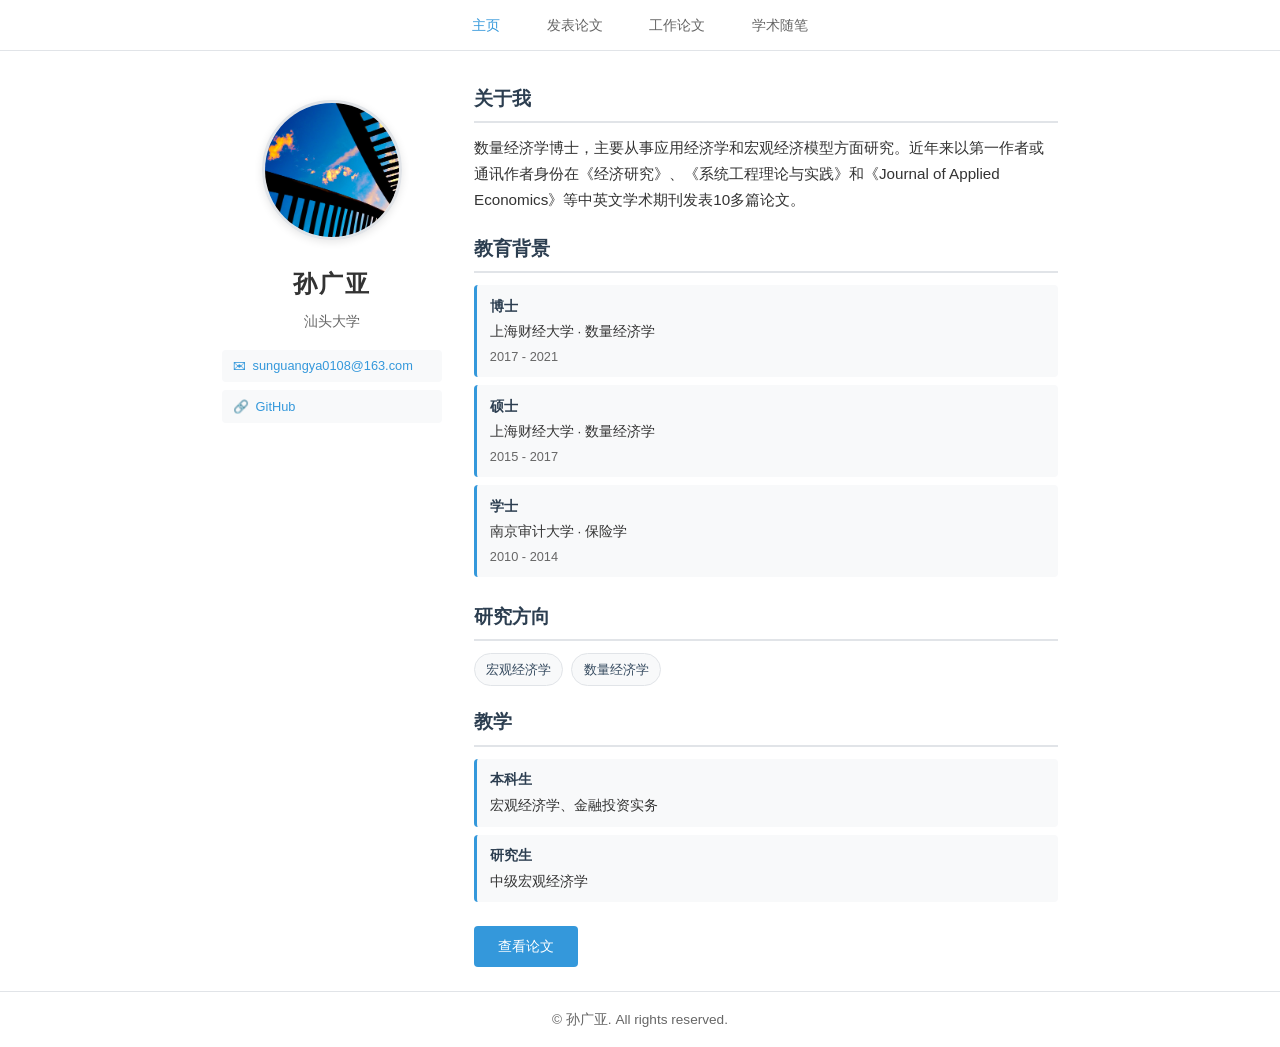
<file: index.html>
<!doctype html>
<html lang="zh-CN">
    <head>
        <meta charset="UTF-8" />
        <meta name="viewport" content="width=device-width, initial-scale=1.0" />
        <title>孙广亚 | 个人主页</title>
        <link rel="stylesheet" href="styles.css" />
    </head>
    <body>
        <header class="site-header">
            <nav class="nav">
                <a href="index.html" class="nav-link active">主页</a>
                <a href="publications.html" class="nav-link">发表论文</a>
                <a href="working-papers.html" class="nav-link">工作论文</a>
                <a href="essays.html" class="nav-link">学术随笔</a>
            </nav>
        </header>

        <main class="main-content">
            <div class="profile-card">
                <div class="profile-left">
                    <div class="photo-container">
                        <img
                            src="images/photo.jpg"
                            alt="个人照片"
                            class="profile-photo"
                        />
                    </div>
                    <div class="profile-name">
                        <h1>孙广亚</h1>
                        <p class="title">汕头大学</p>
                    </div>
                    <div class="contact-info">
                        <a
                            href="mailto:sunguangya0108@163.com"
                            class="contact-item"
                        >
                            <span>✉</span> sunguangya0108@163.com
                        </a>
                        <a
                            href="https://github.com/sun0720"
                            class="contact-item"
                            target="_blank"
                        >
                            <span>🔗</span> GitHub
                        </a>
                    </div>
                </div>

                <div class="profile-right">
                    <section class="intro-section">
                        <h2>关于我</h2>
                        <p>
                            数量经济学博士，主要从事应用经济学和宏观经济模型方面研究。近年来以第一作者或通讯作者身份在《经济研究》、《系统工程理论与实践》和《Journal
                            of Applied
                            Economics》等中英文学术期刊发表10多篇论文。
                        </p>
                    </section>

                    <section class="edu-section">
                        <h2>教育背景</h2>
                        <div class="edu-list">
                            <div class="edu-item">
                                <span class="degree">博士</span>
                                <span class="school"
                                    >上海财经大学 · 数量经济学</span
                                >
                                <span class="time">2017 - 2021</span>
                            </div>
                            <div class="edu-item">
                                <span class="degree">硕士</span>
                                <span class="school"
                                    >上海财经大学 · 数量经济学</span
                                >
                                <span class="time">2015 - 2017</span>
                            </div>
                            <div class="edu-item">
                                <span class="degree">学士</span>
                                <span class="school"
                                    >南京审计大学 · 保险学</span
                                >
                                <span class="time">2010 - 2014</span>
                            </div>
                        </div>
                    </section>

                    <section class="research-section">
                        <h2>研究方向</h2>
                        <div class="research-tags">
                            <span class="tag">宏观经济学</span>
                            <span class="tag">数量经济学</span>
                        </div>
                    </section>

                    <section class="research-section">
                        <h2>教学</h2>
                        <div class="edu-list">
                            <div class="edu-item">
                                <span class="degree">本科生</span>
                                <span class="school"
                                    >宏观经济学、金融投资实务</span
                                >
                            </div>
                            <div class="edu-item">
                                <span class="degree">研究生</span>
                                <span class="school">中级宏观经济学</span>
                            </div>
                        </div>
                    </section>

                    <div class="quick-links">
                        <a href="publications.html" class="btn">查看论文</a>
                    </div>
                </div>
            </div>
        </main>

        <footer class="site-footer">
            <p>&copy; 孙广亚. All rights reserved.</p>
        </footer>
    </body>
</html>
</file>
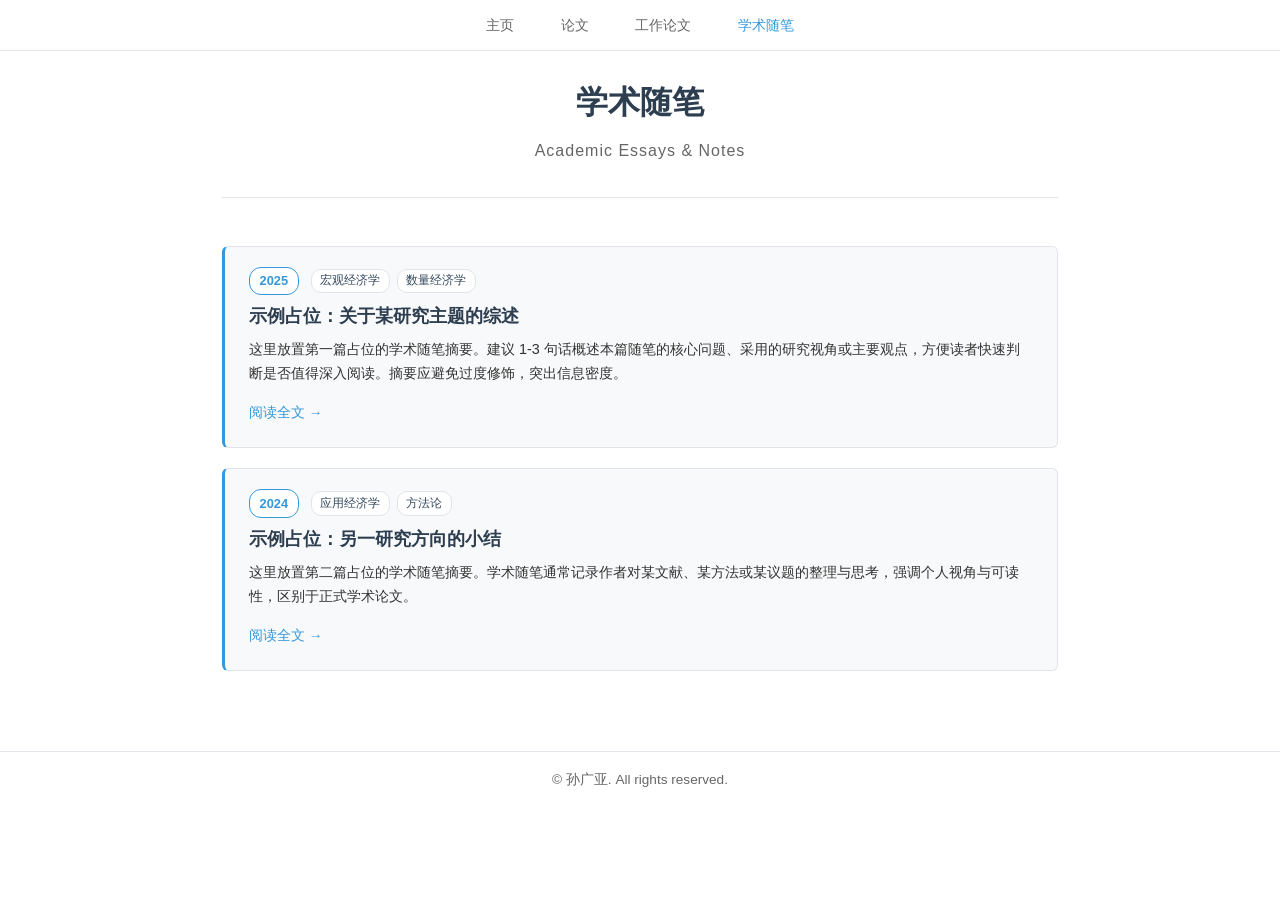
<file: essays.html>
<!doctype html>
<html lang="zh-CN">
    <head>
        <meta charset="UTF-8" />
        <meta name="viewport" content="width=device-width, initial-scale=1.0" />
        <title>学术随笔 | 孙广亚</title>
        <link rel="stylesheet" href="styles.css" />
    </head>
    <body>
        <header class="site-header">
            <nav class="nav">
                <a href="index.html" class="nav-link">主页</a>
                <a href="publications.html" class="nav-link">论文</a>
                <a href="working-papers.html" class="nav-link">工作论文</a>
                <a href="essays.html" class="nav-link active">学术随笔</a>
            </nav>
        </header>

        <main class="main-content">
            <section class="page-header">
                <h1>学术随笔</h1>
                <p class="subtitle">Academic Essays &amp; Notes</p>
            </section>

            <section class="essays-section">
                <article class="essay-card">
                    <div class="essay-meta">
                        <span class="essay-date">2025</span>
                        <div class="essay-tags">
                            <span class="essay-tag">宏观经济学</span>
                            <span class="essay-tag">数量经济学</span>
                        </div>
                    </div>
                    <h2 class="essay-title">示例占位：关于某研究主题的综述</h2>
                    <p class="essay-excerpt">
                        这里放置第一篇占位的学术随笔摘要。建议 1-3
                        句话概述本篇随笔的核心问题、采用的研究视角或主要观点，方便读者快速判断是否值得深入阅读。摘要应避免过度修饰，突出信息密度。
                    </p>
                    <a href="essays/sample-essay-1.html" class="essay-readmore"
                        >阅读全文 →</a
                    >
                </article>

                <article class="essay-card">
                    <div class="essay-meta">
                        <span class="essay-date">2024</span>
                        <div class="essay-tags">
                            <span class="essay-tag">应用经济学</span>
                            <span class="essay-tag">方法论</span>
                        </div>
                    </div>
                    <h2 class="essay-title">示例占位：另一研究方向的小结</h2>
                    <p class="essay-excerpt">
                        这里放置第二篇占位的学术随笔摘要。学术随笔通常记录作者对某文献、某方法或某议题的整理与思考，强调个人视角与可读性，区别于正式学术论文。
                    </p>
                    <a href="essays/sample-essay-2.html" class="essay-readmore"
                        >阅读全文 →</a
                    >
                </article>
            </section>
        </main>

        <footer class="site-footer">
            <p>&copy; 孙广亚. All rights reserved.</p>
        </footer>
    </body>
</html>
</file>
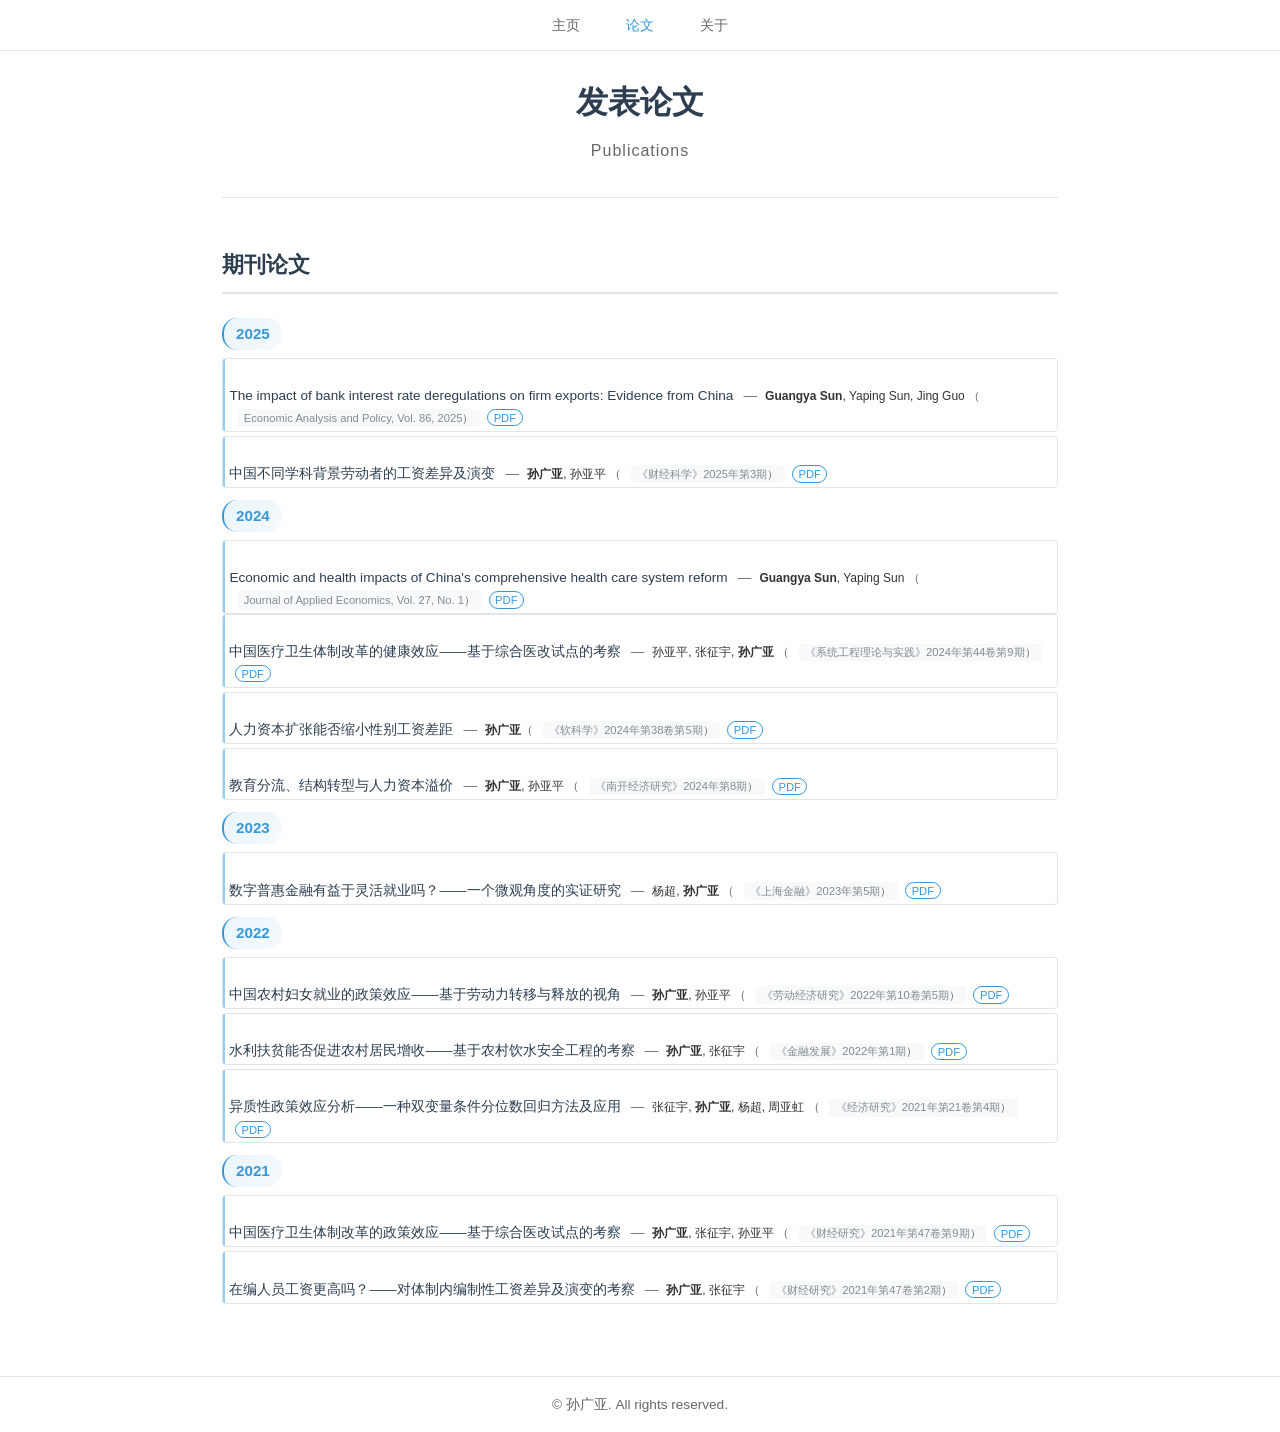
<file: papers.html>
<!doctype html>
<html lang="zh-CN">
    <head>
        <meta charset="UTF-8" />
        <meta name="viewport" content="width=device-width, initial-scale=1.0" />
        <title>论文 | 孙广亚</title>
        <link rel="stylesheet" href="styles.css" />
    </head>
    <body>
        <header class="site-header">
            <nav class="nav">
                <a href="index.html" class="nav-link">主页</a>
                <a href="papers.html" class="nav-link active">论文</a>
                <a href="about.html" class="nav-link">关于</a>
            </nav>
        </header>

        <main class="main-content">
            <section class="page-header">
                <h1>发表论文</h1>
                <p class="subtitle">Publications</p>
            </section>

            <section class="papers-section">
                <h2>期刊论文</h2>

                <!-- 2025 -->
                <div class="paper-year-group">
                    <div class="paper-year-header">2025</div>
                    <div class="paper-list">
                        <article class="paper-item">
                            <div class="paper-content">
                                <h3 class="paper-title">
                                    The impact of bank interest rate deregulations on firm exports: Evidence from China
                                </h3>
                                <p class="paper-authors">
                                    <strong>Guangya Sun</strong>, Yaping Sun, Jing Guo
                                </p>
                                <p class="paper-venue">Economic Analysis and Policy, Vol. 86, 2025</p>
                                <div class="paper-links">
                                    <a href="papers/The impact of bank interest rate deregulations on firm exports.pdf" class="paper-link" target="_blank">PDF</a>
                                </div>
                            </div>
                        </article>

                        <article class="paper-item">
                            <div class="paper-content">
                                <h3 class="paper-title">
                                    中国不同学科背景劳动者的工资差异及演变
                                </h3>
                                <p class="paper-authors">
                                    <strong>孙广亚</strong>, 孙亚平
                                </p>
                                <p class="paper-venue">《财经科学》2025年第3期</p>
                                <div class="paper-links">
                                    <a href="papers/中国不同学科背景劳动者的工资差异及演变.pdf" class="paper-link" target="_blank">PDF</a>
                                </div>
                            </div>
                        </article>
                    </div>
                </div>

                <!-- 2024 -->
                <div class="paper-year-group">
                    <div class="paper-year-header">2024</div>
                    <div class="paper-list">
                        <article class="paper-item">
                            <div class="paper-content">
                                <h3 class="paper-title">
                                    Economic and health impacts of China's comprehensive health care system reform
                                </h3>
                                <p class="paper-authors">
                                    <strong>Guangya Sun</strong>, Yaping Sun
                                </p>
                                <p class="paper-venue">Journal of Applied Economics, Vol. 27, No. 1</p>
                                <div class="paper-links">
                                    <a href="papers/Economic and health impacts of China s comprehensive health care system reform.pdf" class="paper-link" target="_blank">PDF</a>
                                </div>
                            </div>
                        </article>
                    </div>
                    <div class="paper-list">
                        <article class="paper-item">
                            <div class="paper-content">
                                <h3 class="paper-title">
                                    中国医疗卫生体制改革的健康效应——基于综合医改试点的考察
                                </h3>
                                <p class="paper-authors">
                                    孙亚平, 张征宇, <strong>孙广亚</strong>
                                </p>
                                <p class="paper-venue">《系统工程理论与实践》2024年第44卷第9期</p>
                                <div class="paper-links">
                                    <a href="papers/中国医疗卫生体制改革的健康...——基于综合医改试点的考察_孙亚平.pdf" class="paper-link" target="_blank">PDF</a>
                                </div>
                            </div>
                        </article>

                        <article class="paper-item">
                            <div class="paper-content">
                                <h3 class="paper-title">
                                    人力资本扩张能否缩小性别工资差距
                                </h3>
                                <p class="paper-authors"><strong>孙广亚</strong></p>
                                <p class="paper-venue">《软科学》2024年第38卷第5期</p>
                                <div class="paper-links">
                                    <a href="papers/人力资本扩张能否缩小性别工资差距_孙广亚.pdf" class="paper-link" target="_blank">PDF</a>
                                </div>
                            </div>
                        </article>

                        <article class="paper-item">
                            <div class="paper-content">
                                <h3 class="paper-title">
                                    教育分流、结构转型与人力资本溢价
                                </h3>
                                <p class="paper-authors">
                                    <strong>孙广亚</strong>, 孙亚平
                                </p>
                                <p class="paper-venue">《南开经济研究》2024年第8期</p>
                                <div class="paper-links">
                                    <a href="papers/教育分流、结构转型与人力资本溢价_孙广亚.pdf" class="paper-link" target="_blank">PDF</a>
                                </div>
                            </div>
                        </article>
                    </div>
                </div>

                <!-- 2023 -->
                <div class="paper-year-group">
                    <div class="paper-year-header">2023</div>
                    <div class="paper-list">
                        <article class="paper-item">
                            <div class="paper-content">
                                <h3 class="paper-title">
                                    数字普惠金融有益于灵活就业吗？——一个微观角度的实证研究
                                </h3>
                                <p class="paper-authors">
                                    杨超, <strong>孙广亚</strong>
                                </p>
                                <p class="paper-venue">《上海金融》2023年第5期</p>
                                <div class="paper-links">
                                    <a href="papers/数字普惠金融有益于灵活就业...——一个微观角度的实证研究_杨超.pdf" class="paper-link" target="_blank">PDF</a>
                                </div>
                            </div>
                        </article>
                    </div>
                </div>

                <!-- 2022 -->
                <div class="paper-year-group">
                    <div class="paper-year-header">2022</div>
                    <div class="paper-list">
                        <article class="paper-item">
                            <div class="paper-content">
                                <h3 class="paper-title">
                                    中国农村妇女就业的政策效应——基于劳动力转移与释放的视角
                                </h3>
                                <p class="paper-authors">
                                    <strong>孙广亚</strong>, 孙亚平
                                </p>
                                <p class="paper-venue">《劳动经济研究》2022年第10卷第5期</p>
                                <div class="paper-links">
                                    <a href="papers/中国农村妇女就业的政策效应...基于劳动力转移与释放的视角_孙广亚.pdf" class="paper-link" target="_blank">PDF</a>
                                </div>
                            </div>
                        </article>

                        <article class="paper-item">
                            <div class="paper-content">
                                <h3 class="paper-title">
                                    水利扶贫能否促进农村居民增收——基于农村饮水安全工程的考察
                                </h3>
                                <p class="paper-authors">
                                    <strong>孙广亚</strong>, 张征宇
                                </p>
                                <p class="paper-venue">《金融发展》2022年第1期</p>
                                <div class="paper-links">
                                    <a href="papers/水利扶贫能否促进农村居民增...基于农村饮水安全工程的考察_孙广亚.pdf" class="paper-link" target="_blank">PDF</a>
                                </div>
                            </div>
                        </article>

                        <article class="paper-item">
                            <div class="paper-content">
                                <h3 class="paper-title">
                                    异质性政策效应分析——一种双变量条件分位数回归方法及应用
                                </h3>
                                <p class="paper-authors">
                                    张征宇, <strong>孙广亚</strong>, 杨超, 周亚虹
                                </p>
                                <p class="paper-venue">《经济研究》2021年第21卷第4期</p>
                                <div class="paper-links">
                                    <a href="papers/异质性政策效应分析——一种...量条件分位数回归方法及应用_张征宇.pdf" class="paper-link" target="_blank">PDF</a>
                                </div>
                            </div>
                        </article>
                    </div>
                </div>

                <!-- 2021 -->
                <div class="paper-year-group">
                    <div class="paper-year-header">2021</div>
                    <div class="paper-list">
                        <article class="paper-item">
                            <div class="paper-content">
                                <h3 class="paper-title">
                                    中国医疗卫生体制改革的政策效应——基于综合医改试点的考察
                                </h3>
                                <p class="paper-authors">
                                    <strong>孙广亚</strong>, 张征宇, 孙亚平
                                </p>
                                <p class="paper-venue">《财经研究》2021年第47卷第9期</p>
                                <div class="paper-links">
                                    <a href="papers/中国医疗卫生体制改革的政策...——基于综合医改试点的考察_孙广亚.pdf" class="paper-link" target="_blank">PDF</a>
                                </div>
                            </div>
                        </article>

                        <article class="paper-item">
                            <div class="paper-content">
                                <h3 class="paper-title">
                                    在编人员工资更高吗？——对体制内编制性工资差异及演变的考察
                                </h3>
                                <p class="paper-authors">
                                    <strong>孙广亚</strong>, 张征宇
                                </p>
                                <p class="paper-venue">《财经研究》2021年第47卷第2期</p>
                                <div class="paper-links">
                                    <a href="papers/在编人员工资更高吗？——对...编制性工资差异及演变的考察_孙广亚.pdf" class="paper-link" target="_blank">PDF</a>
                                </div>
                            </div>
                        </article>
                    </div>
                </div>
            </section>
        </main>

        <footer class="site-footer">
            <p>&copy; 孙广亚. All rights reserved.</p>
        </footer>
    </body>
</html>
</file>
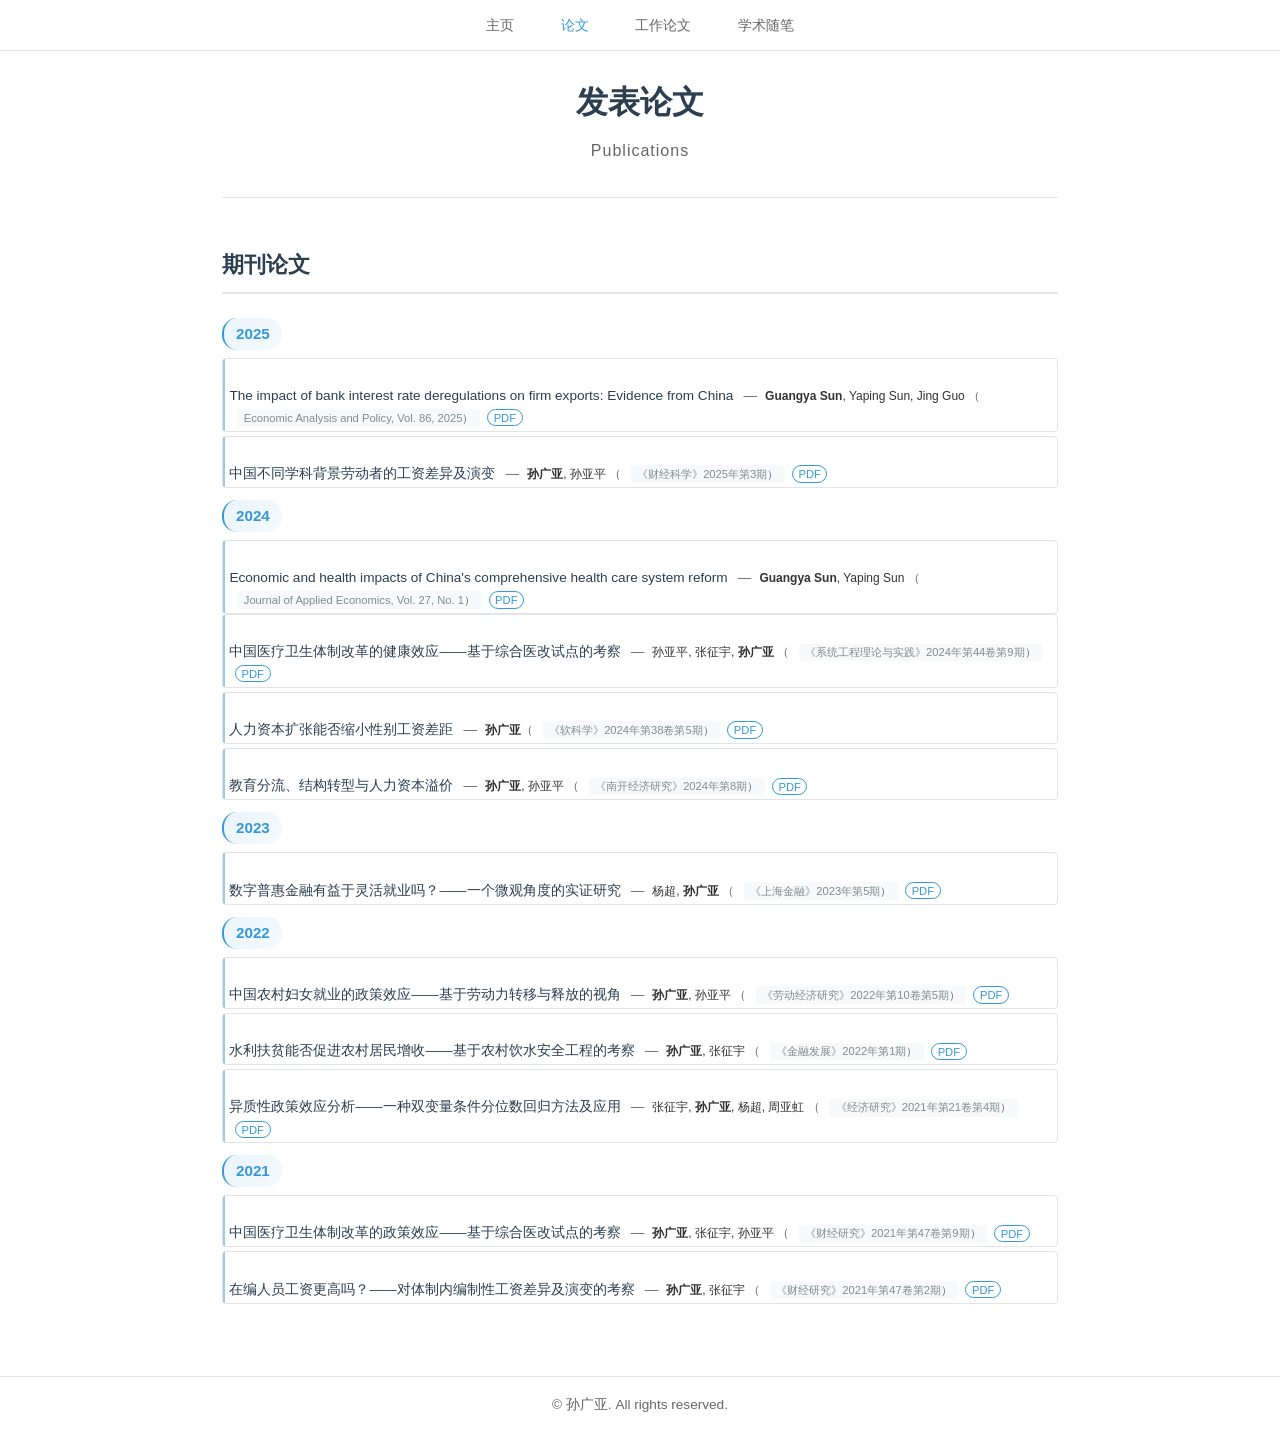
<file: publications.html>
<!doctype html>
<html lang="zh-CN">
    <head>
        <meta charset="UTF-8" />
        <meta name="viewport" content="width=device-width, initial-scale=1.0" />
        <title>论文 | 孙广亚</title>
        <link rel="stylesheet" href="styles.css" />
    </head>
    <body>
        <header class="site-header">
            <nav class="nav">
                <a href="index.html" class="nav-link">主页</a>
                <a href="publications.html" class="nav-link active">论文</a>
                <a href="working-papers.html" class="nav-link">工作论文</a>
                <a href="essays.html" class="nav-link">学术随笔</a>
            </nav>
        </header>

        <main class="main-content">
            <section class="page-header">
                <h1>发表论文</h1>
                <p class="subtitle">Publications</p>
            </section>

            <section class="papers-section">
                <h2>期刊论文</h2>

                <!-- 2025 -->
                <div class="paper-year-group">
                    <div class="paper-year-header">2025</div>
                    <div class="paper-list">
                        <article class="paper-item">
                            <div class="paper-content">
                                <h3 class="paper-title">
                                    The impact of bank interest rate deregulations on firm exports: Evidence from China
                                </h3>
                                <p class="paper-authors">
                                    <strong>Guangya Sun</strong>, Yaping Sun, Jing Guo
                                </p>
                                <p class="paper-venue">Economic Analysis and Policy, Vol. 86, 2025</p>
                                <div class="paper-links">
                                    <a href="papers/The impact of bank interest rate deregulations on firm exports.pdf" class="paper-link" target="_blank">PDF</a>
                                </div>
                            </div>
                        </article>

                        <article class="paper-item">
                            <div class="paper-content">
                                <h3 class="paper-title">
                                    中国不同学科背景劳动者的工资差异及演变
                                </h3>
                                <p class="paper-authors">
                                    <strong>孙广亚</strong>, 孙亚平
                                </p>
                                <p class="paper-venue">《财经科学》2025年第3期</p>
                                <div class="paper-links">
                                    <a href="papers/中国不同学科背景劳动者的工资差异及演变.pdf" class="paper-link" target="_blank">PDF</a>
                                </div>
                            </div>
                        </article>
                    </div>
                </div>

                <!-- 2024 -->
                <div class="paper-year-group">
                    <div class="paper-year-header">2024</div>
                    <div class="paper-list">
                        <article class="paper-item">
                            <div class="paper-content">
                                <h3 class="paper-title">
                                    Economic and health impacts of China's comprehensive health care system reform
                                </h3>
                                <p class="paper-authors">
                                    <strong>Guangya Sun</strong>, Yaping Sun
                                </p>
                                <p class="paper-venue">Journal of Applied Economics, Vol. 27, No. 1</p>
                                <div class="paper-links">
                                    <a href="papers/Economic and health impacts of China s comprehensive health care system reform.pdf" class="paper-link" target="_blank">PDF</a>
                                </div>
                            </div>
                        </article>
                    </div>
                    <div class="paper-list">
                        <article class="paper-item">
                            <div class="paper-content">
                                <h3 class="paper-title">
                                    中国医疗卫生体制改革的健康效应——基于综合医改试点的考察
                                </h3>
                                <p class="paper-authors">
                                    孙亚平, 张征宇, <strong>孙广亚</strong>
                                </p>
                                <p class="paper-venue">《系统工程理论与实践》2024年第44卷第9期</p>
                                <div class="paper-links">
                                    <a href="papers/中国医疗卫生体制改革的健康...——基于综合医改试点的考察_孙亚平.pdf" class="paper-link" target="_blank">PDF</a>
                                </div>
                            </div>
                        </article>

                        <article class="paper-item">
                            <div class="paper-content">
                                <h3 class="paper-title">
                                    人力资本扩张能否缩小性别工资差距
                                </h3>
                                <p class="paper-authors"><strong>孙广亚</strong></p>
                                <p class="paper-venue">《软科学》2024年第38卷第5期</p>
                                <div class="paper-links">
                                    <a href="papers/人力资本扩张能否缩小性别工资差距_孙广亚.pdf" class="paper-link" target="_blank">PDF</a>
                                </div>
                            </div>
                        </article>

                        <article class="paper-item">
                            <div class="paper-content">
                                <h3 class="paper-title">
                                    教育分流、结构转型与人力资本溢价
                                </h3>
                                <p class="paper-authors">
                                    <strong>孙广亚</strong>, 孙亚平
                                </p>
                                <p class="paper-venue">《南开经济研究》2024年第8期</p>
                                <div class="paper-links">
                                    <a href="papers/教育分流、结构转型与人力资本溢价_孙广亚.pdf" class="paper-link" target="_blank">PDF</a>
                                </div>
                            </div>
                        </article>
                    </div>
                </div>

                <!-- 2023 -->
                <div class="paper-year-group">
                    <div class="paper-year-header">2023</div>
                    <div class="paper-list">
                        <article class="paper-item">
                            <div class="paper-content">
                                <h3 class="paper-title">
                                    数字普惠金融有益于灵活就业吗？——一个微观角度的实证研究
                                </h3>
                                <p class="paper-authors">
                                    杨超, <strong>孙广亚</strong>
                                </p>
                                <p class="paper-venue">《上海金融》2023年第5期</p>
                                <div class="paper-links">
                                    <a href="papers/数字普惠金融有益于灵活就业...——一个微观角度的实证研究_杨超.pdf" class="paper-link" target="_blank">PDF</a>
                                </div>
                            </div>
                        </article>
                    </div>
                </div>

                <!-- 2022 -->
                <div class="paper-year-group">
                    <div class="paper-year-header">2022</div>
                    <div class="paper-list">
                        <article class="paper-item">
                            <div class="paper-content">
                                <h3 class="paper-title">
                                    中国农村妇女就业的政策效应——基于劳动力转移与释放的视角
                                </h3>
                                <p class="paper-authors">
                                    <strong>孙广亚</strong>, 孙亚平
                                </p>
                                <p class="paper-venue">《劳动经济研究》2022年第10卷第5期</p>
                                <div class="paper-links">
                                    <a href="papers/中国农村妇女就业的政策效应...基于劳动力转移与释放的视角_孙广亚.pdf" class="paper-link" target="_blank">PDF</a>
                                </div>
                            </div>
                        </article>

                        <article class="paper-item">
                            <div class="paper-content">
                                <h3 class="paper-title">
                                    水利扶贫能否促进农村居民增收——基于农村饮水安全工程的考察
                                </h3>
                                <p class="paper-authors">
                                    <strong>孙广亚</strong>, 张征宇
                                </p>
                                <p class="paper-venue">《金融发展》2022年第1期</p>
                                <div class="paper-links">
                                    <a href="papers/水利扶贫能否促进农村居民增...基于农村饮水安全工程的考察_孙广亚.pdf" class="paper-link" target="_blank">PDF</a>
                                </div>
                            </div>
                        </article>

                        <article class="paper-item">
                            <div class="paper-content">
                                <h3 class="paper-title">
                                    异质性政策效应分析——一种双变量条件分位数回归方法及应用
                                </h3>
                                <p class="paper-authors">
                                    张征宇, <strong>孙广亚</strong>, 杨超, 周亚虹
                                </p>
                                <p class="paper-venue">《经济研究》2021年第21卷第4期</p>
                                <div class="paper-links">
                                    <a href="papers/异质性政策效应分析——一种...量条件分位数回归方法及应用_张征宇.pdf" class="paper-link" target="_blank">PDF</a>
                                </div>
                            </div>
                        </article>
                    </div>
                </div>

                <!-- 2021 -->
                <div class="paper-year-group">
                    <div class="paper-year-header">2021</div>
                    <div class="paper-list">
                        <article class="paper-item">
                            <div class="paper-content">
                                <h3 class="paper-title">
                                    中国医疗卫生体制改革的政策效应——基于综合医改试点的考察
                                </h3>
                                <p class="paper-authors">
                                    <strong>孙广亚</strong>, 张征宇, 孙亚平
                                </p>
                                <p class="paper-venue">《财经研究》2021年第47卷第9期</p>
                                <div class="paper-links">
                                    <a href="papers/中国医疗卫生体制改革的政策...——基于综合医改试点的考察_孙广亚.pdf" class="paper-link" target="_blank">PDF</a>
                                </div>
                            </div>
                        </article>

                        <article class="paper-item">
                            <div class="paper-content">
                                <h3 class="paper-title">
                                    在编人员工资更高吗？——对体制内编制性工资差异及演变的考察
                                </h3>
                                <p class="paper-authors">
                                    <strong>孙广亚</strong>, 张征宇
                                </p>
                                <p class="paper-venue">《财经研究》2021年第47卷第2期</p>
                                <div class="paper-links">
                                    <a href="papers/在编人员工资更高吗？——对...编制性工资差异及演变的考察_孙广亚.pdf" class="paper-link" target="_blank">PDF</a>
                                </div>
                            </div>
                        </article>
                    </div>
                </div>
            </section>
        </main>

        <footer class="site-footer">
            <p>&copy; 孙广亚. All rights reserved.</p>
        </footer>
    </body>
</html>
</file>
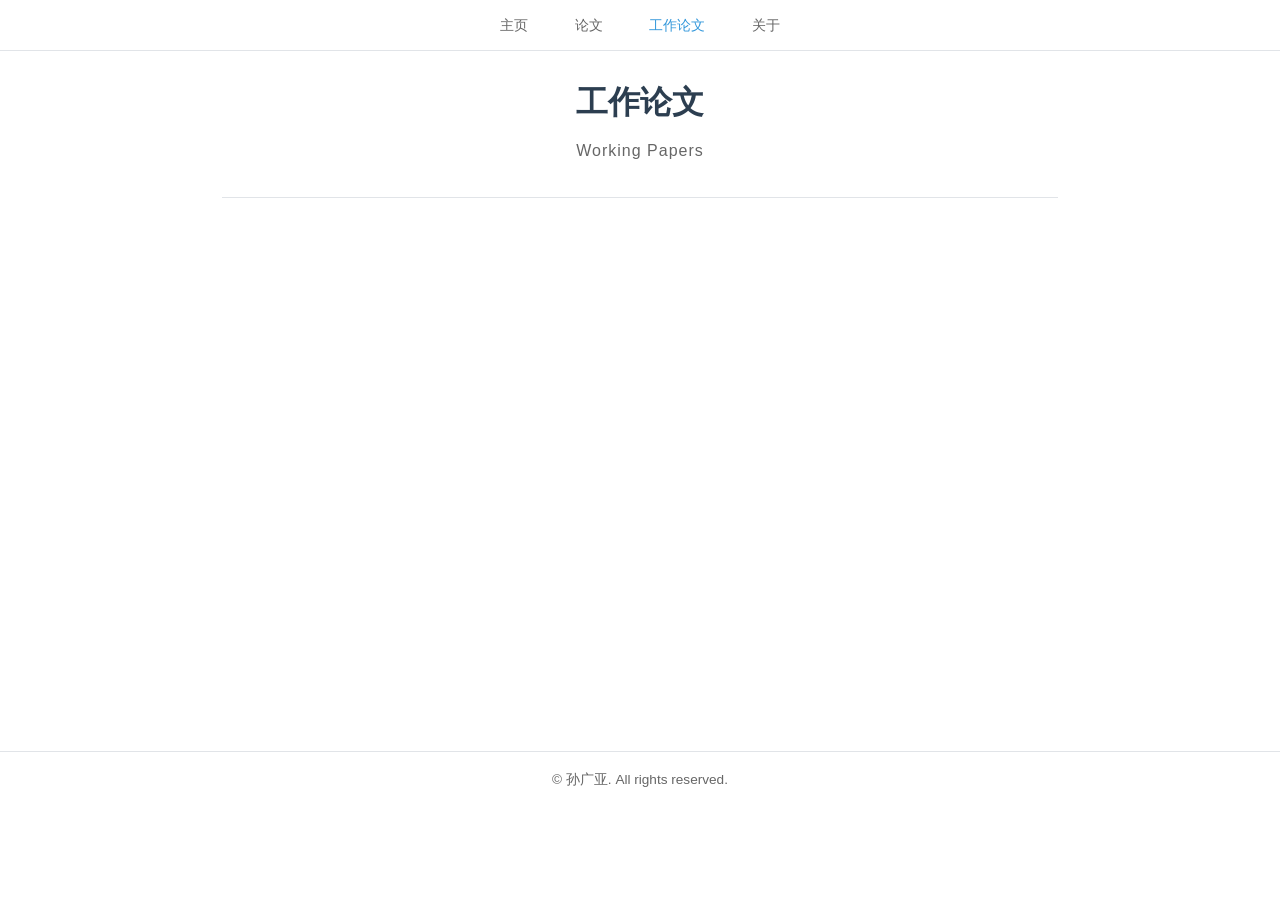
<file: work.html>
<!doctype html>
<html lang="zh-CN">
    <head>
        <meta charset="UTF-8" />
        <meta name="viewport" content="width=device-width, initial-scale=1.0" />
        <title>工作论文 | 孙广亚</title>
        <link rel="stylesheet" href="styles.css" />
    </head>
    <body>
        <header class="site-header">
            <nav class="nav">
                <a href="index.html" class="nav-link">主页</a>
                <a href="papers.html" class="nav-link">论文</a>
                <a href="work.html" class="nav-link active">工作论文</a>
                <a href="about.html" class="nav-link">关于</a>
            </nav>
        </header>

        <main class="main-content">
            <section class="page-header">
                <h1>工作论文</h1>
                <p class="subtitle">Working Papers</p>
            </section>

            <section class="papers-section">
                <div class="paper-year-group">
                    <div class="paper-list">
                        <!-- 工作论文内容待添加 -->
                    </div>
                </div>
            </section>
        </main>

        <footer class="site-footer">
            <p>&copy; 孙广亚. All rights reserved.</p>
        </footer>
    </body>
</html>
</file>
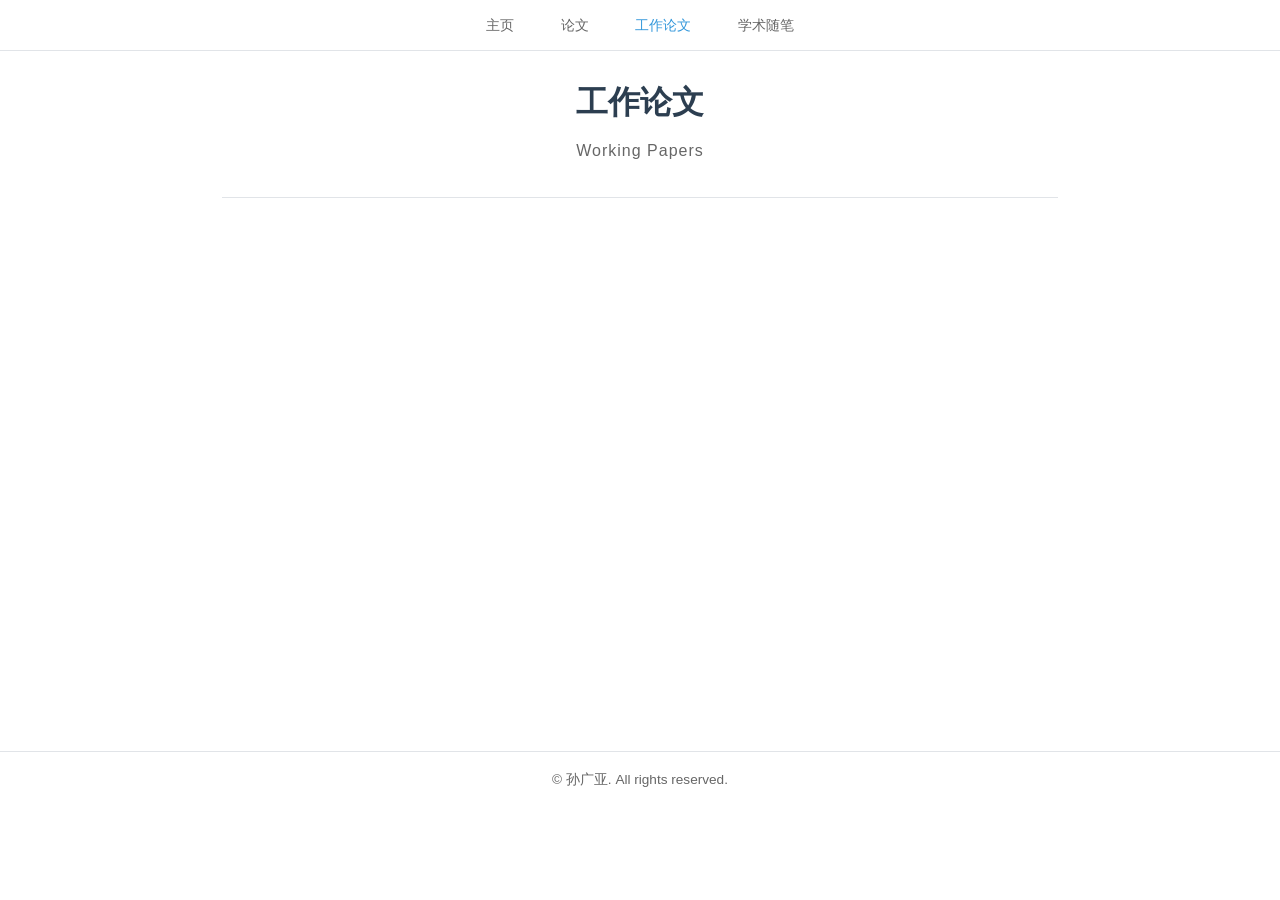
<file: working-papers.html>
<!doctype html>
<html lang="zh-CN">
    <head>
        <meta charset="UTF-8" />
        <meta name="viewport" content="width=device-width, initial-scale=1.0" />
        <title>工作论文 | 孙广亚</title>
        <link rel="stylesheet" href="styles.css" />
    </head>
    <body>
        <header class="site-header">
            <nav class="nav">
                <a href="index.html" class="nav-link">主页</a>
                <a href="publications.html" class="nav-link">论文</a>
                <a href="working-papers.html" class="nav-link active">工作论文</a>
                <a href="essays.html" class="nav-link">学术随笔</a>
            </nav>
        </header>

        <main class="main-content">
            <section class="page-header">
                <h1>工作论文</h1>
                <p class="subtitle">Working Papers</p>
            </section>

            <section class="papers-section">
                <div class="paper-year-group">
                    <div class="paper-list">
                        <!-- 工作论文内容待添加 -->
                    </div>
                </div>
            </section>
        </main>

        <footer class="site-footer">
            <p>&copy; 孙广亚. All rights reserved.</p>
        </footer>
    </body>
</html>
</file>
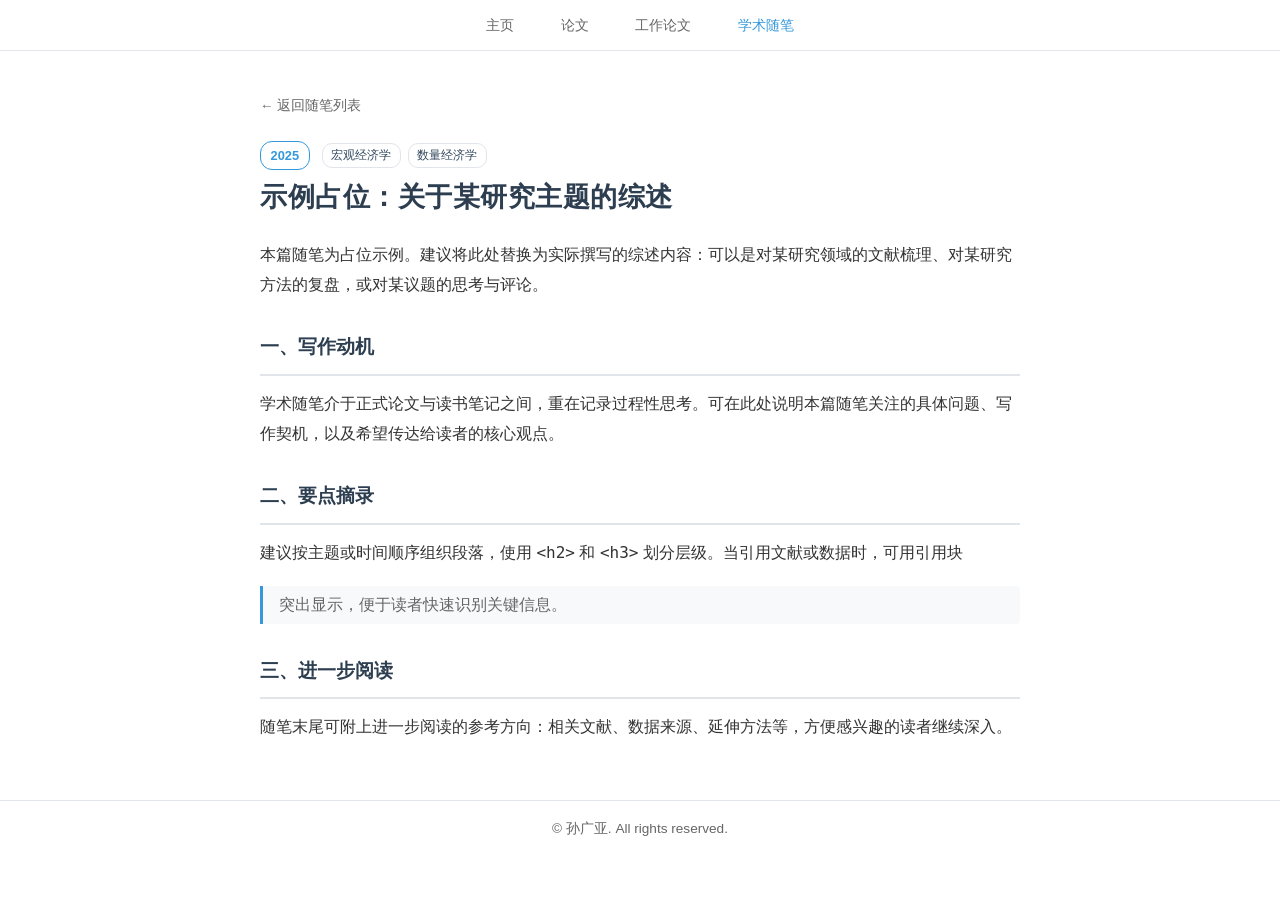
<file: essays/sample-essay-1.html>
<!doctype html>
<html lang="zh-CN">
    <head>
        <meta charset="UTF-8" />
        <meta name="viewport" content="width=device-width, initial-scale=1.0" />
        <title>示例占位：关于某研究主题的综述 | 学术随笔 | 孙广亚</title>
        <link rel="stylesheet" href="../styles.css" />
    </head>
    <body>
        <header class="site-header">
            <nav class="nav">
                <a href="../index.html" class="nav-link">主页</a>
                <a href="../publications.html" class="nav-link">论文</a>
                <a href="../working-papers.html" class="nav-link">工作论文</a>
                <a href="../essays.html" class="nav-link active">学术随笔</a>
            </nav>
        </header>

        <main class="main-content">
            <article class="essay-article">
                <a href="../essays.html" class="essay-back">← 返回随笔列表</a>
                <div class="essay-meta">
                    <span class="essay-date">2025</span>
                    <div class="essay-tags">
                        <span class="essay-tag">宏观经济学</span>
                        <span class="essay-tag">数量经济学</span>
                    </div>
                </div>
                <h1>示例占位：关于某研究主题的综述</h1>

                <div class="essay-body">
                    <p>
                        本篇随笔为占位示例。建议将此处替换为实际撰写的综述内容：可以是对某研究领域的文献梳理、对某研究方法的复盘，或对某议题的思考与评论。
                    </p>

                    <h2>一、写作动机</h2>
                    <p>
                        学术随笔介于正式论文与读书笔记之间，重在记录过程性思考。可在此处说明本篇随笔关注的具体问题、写作契机，以及希望传达给读者的核心观点。
                    </p>

                    <h2>二、要点摘录</h2>
                    <p>
                        建议按主题或时间顺序组织段落，使用 <code>&lt;h2&gt;</code>
                        和 <code>&lt;h3&gt;</code> 划分层级。当引用文献或数据时，可用引用块
                        <blockquote>突出显示，便于读者快速识别关键信息。</blockquote>
                    </p>

                    <h2>三、进一步阅读</h2>
                    <p>
                        随笔末尾可附上进一步阅读的参考方向：相关文献、数据来源、延伸方法等，方便感兴趣的读者继续深入。
                    </p>
                </div>
            </article>
        </main>

        <footer class="site-footer">
            <p>&copy; 孙广亚. All rights reserved.</p>
        </footer>
    </body>
</html>
</file>
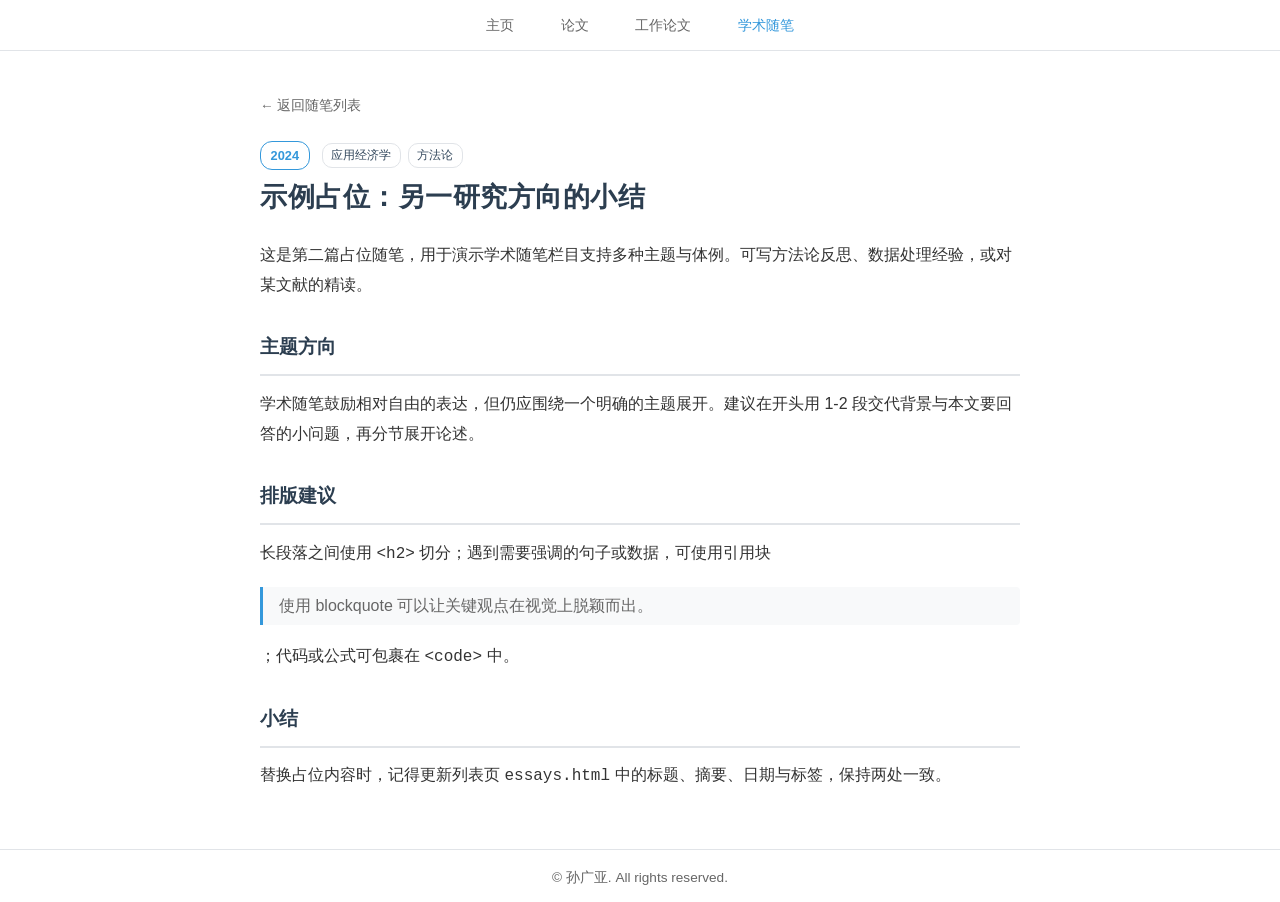
<file: essays/sample-essay-2.html>
<!doctype html>
<html lang="zh-CN">
    <head>
        <meta charset="UTF-8" />
        <meta name="viewport" content="width=device-width, initial-scale=1.0" />
        <title>示例占位：另一研究方向的小结 | 学术随笔 | 孙广亚</title>
        <link rel="stylesheet" href="../styles.css" />
    </head>
    <body>
        <header class="site-header">
            <nav class="nav">
                <a href="../index.html" class="nav-link">主页</a>
                <a href="../publications.html" class="nav-link">论文</a>
                <a href="../working-papers.html" class="nav-link">工作论文</a>
                <a href="../essays.html" class="nav-link active">学术随笔</a>
            </nav>
        </header>

        <main class="main-content">
            <article class="essay-article">
                <a href="../essays.html" class="essay-back">← 返回随笔列表</a>
                <div class="essay-meta">
                    <span class="essay-date">2024</span>
                    <div class="essay-tags">
                        <span class="essay-tag">应用经济学</span>
                        <span class="essay-tag">方法论</span>
                    </div>
                </div>
                <h1>示例占位：另一研究方向的小结</h1>

                <div class="essay-body">
                    <p>
                        这是第二篇占位随笔，用于演示学术随笔栏目支持多种主题与体例。可写方法论反思、数据处理经验，或对某文献的精读。
                    </p>

                    <h2>主题方向</h2>
                    <p>
                        学术随笔鼓励相对自由的表达，但仍应围绕一个明确的主题展开。建议在开头用 1-2
                        段交代背景与本文要回答的小问题，再分节展开论述。
                    </p>

                    <h2>排版建议</h2>
                    <p>
                        长段落之间使用 <code>&lt;h2&gt;</code>
                        切分；遇到需要强调的句子或数据，可使用引用块
                        <blockquote
                            >使用 blockquote 可以让关键观点在视觉上脱颖而出。</blockquote
                        >
                        ；代码或公式可包裹在 <code>&lt;code&gt;</code>
                        中。
                    </p>

                    <h2>小结</h2>
                    <p>
                        替换占位内容时，记得更新列表页
                        <code>essays.html</code>
                        中的标题、摘要、日期与标签，保持两处一致。
                    </p>
                </div>
            </article>
        </main>

        <footer class="site-footer">
            <p>&copy; 孙广亚. All rights reserved.</p>
        </footer>
    </body>
</html>
</file>
<file: styles.css>
/* 学术风格个人博客样式 */

:root {
    --primary-color: #2c3e50;
    --secondary-color: #34495e;
    --accent-color: #3498db;
    --text-color: #333;
    --text-light: #666;
    --bg-color: #fff;
    --bg-light: #f8f9fa;
    --border-color: #e1e4e8;
    --max-width: 900px;
}

* {
    margin: 0;
    padding: 0;
    box-sizing: border-box;
}

body {
    font-family: -apple-system, BlinkMacSystemFont, 'Segoe UI', Roboto, 'Helvetica Neue', Arial, sans-serif;
    line-height: 1.7;
    color: var(--text-color);
    background-color: var(--bg-color);
}

/* Header */
.site-header {
    background: var(--bg-color);
    border-bottom: 1px solid var(--border-color);
    padding: 0.5rem 0;
    position: sticky;
    top: 0;
    z-index: 100;
}

.nav {
    max-width: var(--max-width);
    margin: 0 auto;
    padding: 0 2rem;
    display: flex;
    gap: 1.5rem;
    justify-content: center;
}

.nav-link {
    text-decoration: none;
    color: var(--text-light);
    font-size: 0.9rem;
    padding: 0.3rem 0.7rem;
    border-radius: 4px;
    transition: all 0.2s ease;
}

.nav-link:hover {
    color: var(--primary-color);
    background: var(--bg-light);
}

.nav-link.active {
    color: var(--accent-color);
    font-weight: 500;
}

/* Main Content */
.main-content {
    max-width: var(--max-width);
    margin: 0 auto;
    padding: 1.5rem 2rem;
    min-height: calc(100vh - 200px);
}

/* Hero Section */
.hero {
    text-align: center;
    padding: 1.5rem 0;
    border-bottom: 1px solid var(--border-color);
    margin-bottom: 1.5rem;
}

/* Photo Section */
.photo-section {
    text-align: center;
    margin-bottom: 2rem;
}

.photo-container {
    display: inline-block;
}

.profile-photo {
    width: 150px;
    height: 150px;
    object-fit: cover;
    border-radius: 50%;
    border: 3px solid var(--border-color);
    box-shadow: 0 2px 8px rgba(0,0,0,0.1);
}

.name {
    font-size: 2rem;
    font-weight: 600;
    color: var(--primary-color);
    margin-bottom: 0.25rem;
    letter-spacing: 2px;
}

.title {
    font-size: 1.1rem;
    color: var(--text-light);
    margin-bottom: 0.75rem;
}

.intro {
    font-size: 1rem;
    color: var(--text-color);
    max-width: 600px;
    margin: 0 auto 1rem;
    line-height: 1.6;
}

.quick-links {
    display: flex;
    gap: 1rem;
    justify-content: center;
    flex-wrap: wrap;
}

.btn {
    display: inline-block;
    padding: 0.5rem 1.5rem;
    background: var(--accent-color);
    color: #fff;
    text-decoration: none;
    border-radius: 4px;
    font-size: 0.9rem;
    transition: all 0.2s ease;
}

.btn:hover {
    background: #2980b9;
    transform: translateY(-1px);
}

.btn-outline {
    background: transparent;
    border: 1px solid var(--accent-color);
    color: var(--accent-color);
}

.btn-outline:hover {
    background: var(--accent-color);
    color: #fff;
}

/* Sections */
section {
    margin-bottom: 3rem;
}

h2 {
    font-size: 1.4rem;
    color: var(--primary-color);
    margin-bottom: 1.5rem;
    padding-bottom: 0.5rem;
    border-bottom: 2px solid var(--border-color);
}

h3 {
    font-size: 1.1rem;
    color: var(--secondary-color);
    margin: 1.5rem 0 1rem;
}

/* Research Interests */
.interests-list {
    list-style: none;
    display: grid;
    grid-template-columns: repeat(auto-fit, minmax(200px, 1fr));
    gap: 1rem;
}

.interests-list li {
    padding: 1rem 1.5rem;
    background: var(--bg-light);
    border-radius: 4px;
    border-left: 3px solid var(--accent-color);
}

/* News */
.news-list {
    list-style: none;
}

.news-list li {
    padding: 0.75rem 0;
    border-bottom: 1px solid var(--border-color);
    display: flex;
    gap: 1rem;
}

.date {
    color: var(--text-light);
    min-width: 50px;
    font-size: 0.9rem;
}

/* Page Header */
.page-header {
    text-align: center;
    margin-bottom: 3rem;
    padding-bottom: 2rem;
    border-bottom: 1px solid var(--border-color);
}

.page-header h1 {
    font-size: 2rem;
    color: var(--primary-color);
    margin-bottom: 0.5rem;
}

.subtitle {
    color: var(--text-light);
    font-size: 1rem;
    letter-spacing: 1px;
}

/* Papers */
.papers-section {
    margin-bottom: 3rem;
}

.paper-year-group {
    margin-bottom: 0.75rem;
}

.paper-year-header {
    display: inline-block;
    font-size: 0.95rem;
    font-weight: 600;
    color: var(--accent-color);
    padding: 0.2rem 0.75rem;
    background: linear-gradient(135deg, rgba(52, 152, 219, 0.1), rgba(52, 152, 219, 0.05));
    border-radius: 15px;
    margin-bottom: 0.5rem;
    border-left: 2px solid var(--accent-color);
}

.paper-list {
    display: flex;
    flex-direction: column;
    gap: 0.25rem;
}

.paper-item {
    display: flex;
    gap: 0.4rem;
    padding: 0.2rem 0.4rem;
    background: #fff;
    border: 1px solid var(--border-color);
    border-radius: 4px;
    transition: all 0.2s ease;
    position: relative;
    align-items: center;
}

.paper-item::before {
    content: "";
    position: absolute;
    left: 0;
    top: 0;
    bottom: 0;
    width: 2px;
    background: var(--accent-color);
    border-radius: 4px 0 0 4px;
    opacity: 0.5;
    transition: opacity 0.2s ease;
}

.paper-item:hover {
    box-shadow: 0 2px 6px rgba(0,0,0,0.06);
    border-color: var(--accent-color);
}

.paper-item:hover::before {
    opacity: 1;
}

.paper-year {
    font-size: 0.75rem;
    font-weight: 700;
    color: var(--accent-color);
    min-width: 32px;
    padding-top: 0;
}

.paper-content {
    flex: 1;
    display: flex;
    flex-wrap: wrap;
    align-items: baseline;
    gap: 0.1rem;
    line-height: 1.3;
    white-space: nowrap;
}

.paper-content .paper-title::after {
    content: "—";
    margin: 0 0.4rem;
    color: var(--text-light);
}

.paper-content .paper-authors::after {
    content: "（";
    color: var(--text-light);
}

.paper-content .paper-venue::before {
    content: "";
}

.paper-content .paper-venue::after {
    content: "）";
    color: var(--text-light);
}

.paper-title {
    font-size: 0.85rem;
    color: var(--primary-color);
    margin-bottom: 0;
    line-height: 1.4;
    font-weight: 500;
    display: inline;
}

.paper-authors {
    font-size: 0.75rem;
    color: var(--text-color);
    margin-bottom: 0;
    display: inline;
}

.paper-venue {
    display: inline;
    font-size: 0.7rem;
    color: #7f8c8d;
    background: #f8f9fa;
    padding: 0.1rem 0.4rem;
    border-radius: 3px;
    margin-left: 0.5rem;
    white-space: nowrap;
}

.paper-links {
    display: inline;
    margin-left: 0.35rem;
}

.paper-link {
    font-size: 0.7rem;
    color: var(--accent-color);
    text-decoration: none;
    padding: 0.1rem 0.35rem;
    border: 1px solid var(--accent-color);
    border-radius: 12px;
    transition: all 0.2s ease;
    font-weight: 500;
}

.paper-link:hover {
    background: var(--accent-color);
    color: #fff;
}

/* About */
.about-section {
    margin-top: 2rem;
}

.about-grid {
    display: grid;
    grid-template-columns: 250px 1fr;
    gap: 3rem;
    align-items: start;
}

.about-photo {
    position: sticky;
    top: 100px;
}

.photo-placeholder {
    width: 100%;
    aspect-ratio: 1;
    background: var(--bg-light);
    border-radius: 8px;
    display: flex;
    align-items: center;
    justify-content: center;
    color: var(--text-light);
    border: 1px solid var(--border-color);
}

.about-info h2 {
    border-bottom: none;
    padding-bottom: 0;
    margin-bottom: 1rem;
}

.about-info p {
    margin-bottom: 1.5rem;
    line-height: 1.8;
}

.edu-list, .research-list {
    list-style: none;
    margin-bottom: 1.5rem;
}

.edu-list li {
    padding: 0.75rem 0;
    border-bottom: 1px solid var(--border-color);
    display: flex;
    gap: 1rem;
    flex-wrap: wrap;
}

.edu-list .degree {
    font-weight: 500;
    min-width: 50px;
}

.edu-list .school {
    color: var(--primary-color);
}

.edu-list .major {
    color: var(--text-light);
    flex: 1;
}

.edu-list .time {
    color: var(--text-light);
    font-size: 0.9rem;
}

.research-list li {
    padding: 0.5rem 0;
    padding-left: 1.5rem;
    position: relative;
}

.research-list li::before {
    content: "•";
    position: absolute;
    left: 0;
    color: var(--accent-color);
}

.contact-links {
    display: flex;
    flex-direction: column;
    gap: 0.75rem;
}

.contact-link {
    display: inline-flex;
    align-items: center;
    gap: 0.5rem;
    color: var(--accent-color);
    text-decoration: none;
    font-size: 0.95rem;
}

.contact-link:hover {
    text-decoration: underline;
}

.contact-link .icon {
    font-size: 1rem;
}

/* Footer */
.site-footer {
    text-align: center;
    padding: 1rem;
    border-top: 1px solid var(--border-color);
    color: var(--text-light);
    font-size: 0.85rem;
}

/* Profile Card Layout */
.profile-card {
    display: grid;
    grid-template-columns: 220px 1fr;
    gap: 2rem;
    align-items: start;
}

.profile-left {
    text-align: center;
    position: sticky;
    top: 100px;
}

.profile-left .photo-container {
    margin-bottom: 1rem;
}

.profile-left .profile-photo {
    width: 140px;
    height: 140px;
}

.profile-name h1 {
    font-size: 1.5rem;
    margin-bottom: 0.25rem;
    letter-spacing: 2px;
}

.profile-name .title {
    font-size: 0.9rem;
    color: var(--text-light);
    margin-bottom: 1rem;
}

.contact-info {
    display: flex;
    flex-direction: column;
    gap: 0.5rem;
}

.contact-item {
    display: inline-flex;
    align-items: center;
    gap: 0.4rem;
    color: var(--accent-color);
    text-decoration: none;
    font-size: 0.8rem;
    padding: 0.35rem 0.7rem;
    background: var(--bg-light);
    border-radius: 4px;
    transition: all 0.2s ease;
}

.contact-item:hover {
    background: var(--accent-color);
    color: #fff;
}

.profile-right {
    padding-top: 0.5rem;
}

.profile-right h2 {
    font-size: 1.2rem;
    color: var(--primary-color);
    margin-bottom: 0.75rem;
    padding-bottom: 0.35rem;
    border-bottom: 2px solid var(--border-color);
}

.intro-section {
    margin-bottom: 1.25rem;
}

.intro-section p {
    line-height: 1.7;
    color: var(--text-color);
    font-size: 0.95rem;
}

.edu-section {
    margin-bottom: 1.25rem;
}

.edu-list {
    display: flex;
    flex-direction: column;
    gap: 0.5rem;
}

.edu-item {
    display: flex;
    flex-direction: column;
    gap: 0.15rem;
    padding: 0.6rem 0.8rem;
    background: var(--bg-light);
    border-radius: 4px;
    border-left: 3px solid var(--accent-color);
}

.edu-item .degree {
    font-weight: 600;
    color: var(--primary-color);
    font-size: 0.85rem;
}

.edu-item .school {
    color: var(--text-color);
    font-size: 0.85rem;
}

.edu-item .time {
    color: var(--text-light);
    font-size: 0.8rem;
}

.research-section {
    margin-bottom: 1.25rem;
}

.research-tags {
    display: flex;
    flex-wrap: wrap;
    gap: 0.5rem;
}

.tag {
    padding: 0.3rem 0.7rem;
    background: var(--bg-light);
    border: 1px solid var(--border-color);
    border-radius: 20px;
    font-size: 0.8rem;
    color: var(--secondary-color);
}

.profile-right .quick-links {
    justify-content: flex-start;
    margin-top: 1rem;
}

/* Responsive */
@media (max-width: 768px) {
    .profile-card {
        grid-template-columns: 1fr;
        gap: 1.5rem;
    }

    .profile-left {
        position: static;
    }

    .name {
        font-size: 1.8rem;
    }

    .paper-item {
        flex-direction: column;
        gap: 0.25rem;
        padding: 0.4rem 0.6rem;
    }

    .paper-content {
        flex-direction: column;
    }

    .paper-content .paper-title::after {
        content: "";
    }

    .paper-content .paper-authors::after {
        content: "";
    }

    .paper-content .paper-venue::before {
        content: "（";
    }

    .paper-content .paper-venue::after {
        content: "）";
    }

    .paper-links {
        display: block;
        margin-left: 0;
        margin-top: 0.25rem;
    }

    .nav {
        gap: 1rem;
    }

    .main-content {
        padding: 1rem 1.25rem;
    }

    .profile-left .profile-photo {
        width: 120px;
        height: 120px;
    }
}

/* Essays (学术随笔) */
.essays-section {
    display: flex;
    flex-direction: column;
    gap: 1.25rem;
    margin-bottom: 3rem;
}

.essay-card {
    background: var(--bg-light);
    border: 1px solid var(--border-color);
    border-left: 3px solid var(--accent-color);
    border-radius: 6px;
    padding: 1.25rem 1.5rem;
    transition: all 0.2s ease;
}

.essay-card:hover {
    box-shadow: 0 4px 14px rgba(0, 0, 0, 0.06);
    border-color: var(--accent-color);
    transform: translateY(-1px);
}

.essay-meta {
    display: flex;
    align-items: center;
    gap: 0.75rem;
    margin-bottom: 0.5rem;
    flex-wrap: wrap;
}

.essay-date {
    font-size: 0.8rem;
    font-weight: 600;
    color: var(--accent-color);
    background: #fff;
    padding: 0.15rem 0.6rem;
    border-radius: 12px;
    border: 1px solid var(--accent-color);
}

.essay-tags {
    display: flex;
    flex-wrap: wrap;
    gap: 0.4rem;
}

.essay-tag {
    font-size: 0.72rem;
    color: var(--secondary-color);
    background: #fff;
    padding: 0.1rem 0.55rem;
    border-radius: 10px;
    border: 1px solid var(--border-color);
}

.essay-title {
    font-size: 1.15rem;
    color: var(--primary-color);
    margin: 0.25rem 0 0.5rem;
    padding: 0;
    border: none;
    line-height: 1.4;
}

.essay-excerpt {
    color: var(--text-color);
    font-size: 0.9rem;
    line-height: 1.7;
    margin-bottom: 0.75rem;
}

.essay-readmore {
    display: inline-block;
    font-size: 0.85rem;
    color: var(--accent-color);
    text-decoration: none;
    font-weight: 500;
    padding: 0.2rem 0;
    transition: color 0.2s ease;
}

.essay-readmore:hover {
    color: #2980b9;
    text-decoration: underline;
}

/* Single essay page */
.essay-article {
    max-width: 760px;
    margin: 0 auto;
    padding: 1rem 0;
}

.essay-article .essay-back {
    display: inline-block;
    font-size: 0.85rem;
    color: var(--text-light);
    text-decoration: none;
    margin-bottom: 1.5rem;
    transition: color 0.2s ease;
}

.essay-article .essay-back:hover {
    color: var(--accent-color);
}

.essay-article h1 {
    font-size: 1.7rem;
    color: var(--primary-color);
    line-height: 1.4;
    margin-bottom: 0.5rem;
    letter-spacing: 0.5px;
}

.essay-article .essay-body {
    margin-top: 1.5rem;
    font-size: 1rem;
    line-height: 1.9;
    color: var(--text-color);
}

.essay-article .essay-body p {
    margin-bottom: 1.1rem;
}

.essay-article .essay-body h2 {
    font-size: 1.2rem;
    margin: 1.8rem 0 0.8rem;
}

.essay-article .essay-body h3 {
    font-size: 1.05rem;
    margin: 1.4rem 0 0.6rem;
}

.essay-article .essay-body blockquote {
    border-left: 3px solid var(--accent-color);
    padding: 0.25rem 0 0.25rem 1rem;
    color: var(--text-light);
    margin: 1rem 0;
    background: var(--bg-light);
    border-radius: 0 4px 4px 0;
}

@media (max-width: 768px) {
    .essay-card {
        padding: 1rem 1.1rem;
    }

    .essay-article h1 {
        font-size: 1.4rem;
    }
}
</file>
